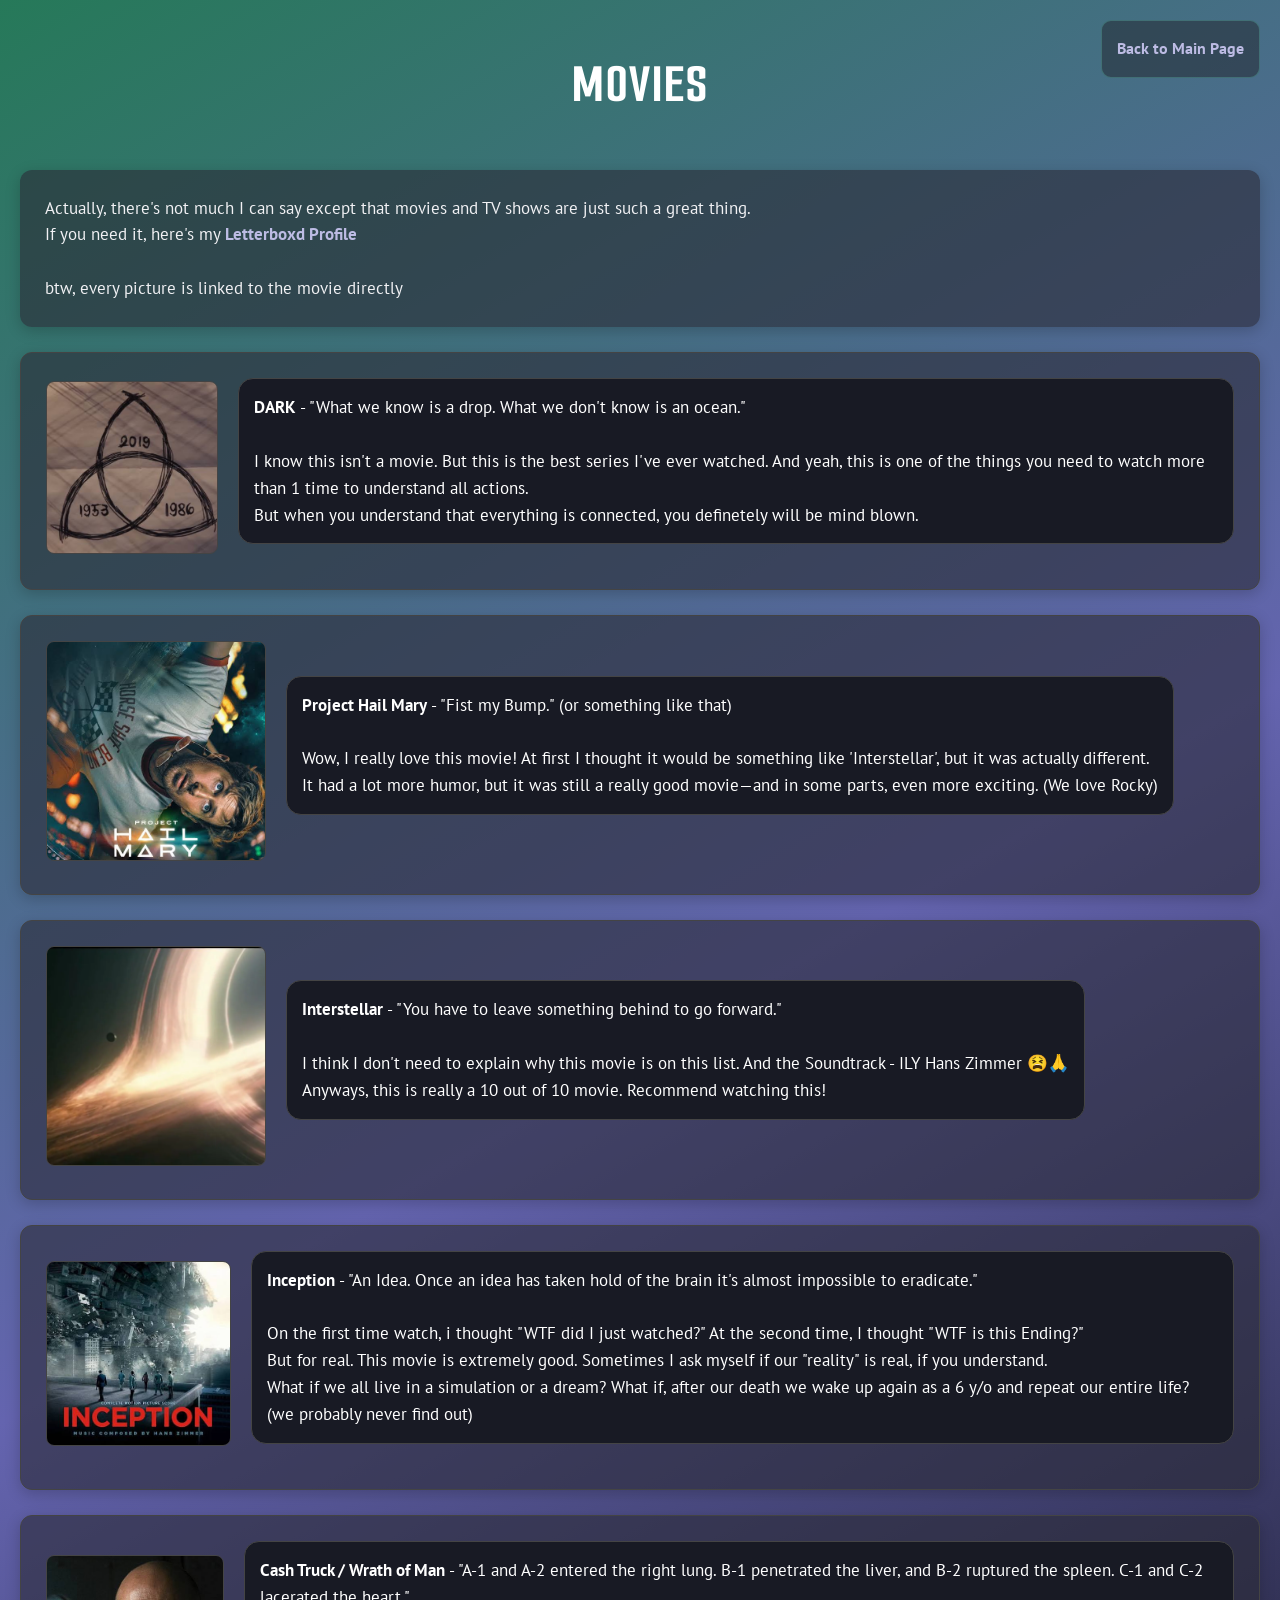
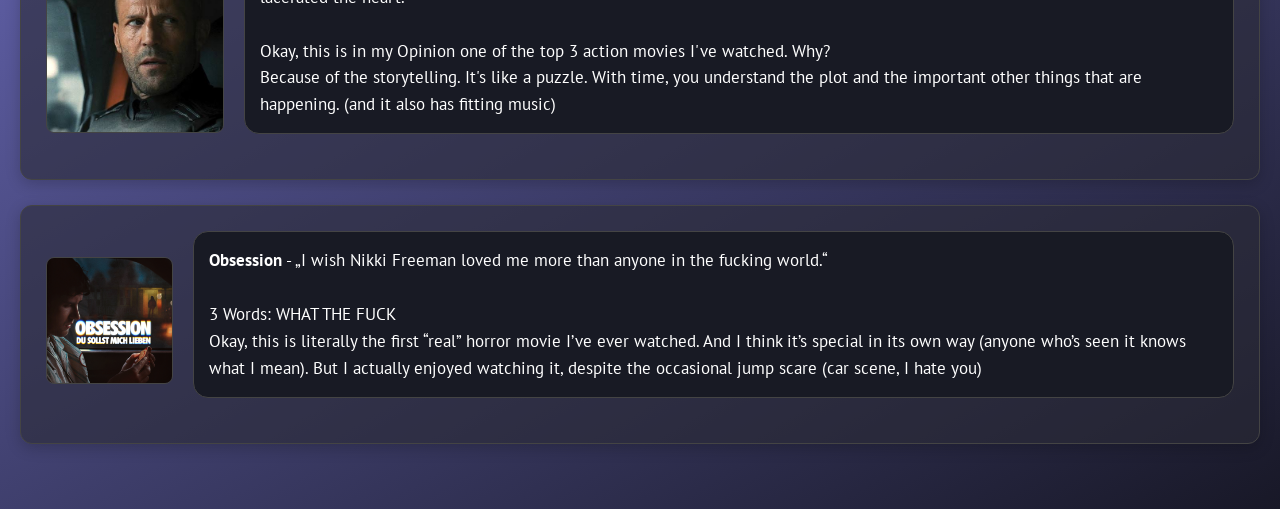
<file: movies.html>
<!DOCTYPE html>
<html>
  <head>
    <meta charset="UTF-8">
    <meta name="viewport" content="width=device-width, initial-scale=1.0">
    <link href="movies.css" rel="stylesheet" type="text/css" media="all">
    <link href="style.css" rel="stylesheet" type="text/css" media="all">

    <title>Movies</title>
  </head>

    <header>
    <h1>Movies</h1>
  </header>

  <body>

    <div class="BackToMainPage">
      <a href="index.html">Back to Main Page</a>
    </div>

    <section>
      <p class="sections">Actually, there's not much I can say except that movies and TV shows are just such a great thing. <br>
        If you need it, here's my <a href="https://letterboxd.com/schneller31/">Letterboxd Profile </a><br><br>
        btw, every picture is linked to the movie directly</p>
      
    </section>
    

    <div class="Box sections">
      <a href="https://www.netflix.com/de/title/80100172" target="_blank"> <img class="movie_picture" src="movies/dark.jpg" alt="Dark"> </a>
      <p class="Beschreibung"><strong>DARK</strong> - "What we know is a drop. What we don't know is an ocean."<br><br>
        I know this isn't a movie. But this is the best series I've ever watched. And yeah, this is one of the things you need to watch more than 1 time to understand all actions. <br>
        But when you understand that everything is connected, you definetely will be mind blown.</p>
    </div>

    <div class="Box sections">
      <a href="https://www.amazon.de/gp/video/detail/B0GHXTMRYN/ref=atv_dp_share_cu_r" target="_blank"> <img class="movie_picture" src="movies/project_hail_mary.jpg" alt="Project Hail Mary"> </a>
      <p class="Beschreibung"><strong>Project Hail Mary</strong> - "Fist my Bump." (or something like that) <br><br>
      Wow, I really love this movie! At first I thought it would be something like 'Interstellar', but it was actually different. <br>
      It had a lot more humor, but it was still a really good movie—and in some parts, even more exciting. (We love Rocky)</p>
    </div>    

    <div class="Box sections">
      <a href="https://www.amazon.de/gp/video/detail/B0B8M7XNY8/ref=atv_dp_share_cu_r" target="_blank"> <img class="movie_picture" src="movies/interstellar.webp" alt="Interstellar"> </a>
      <p class="Beschreibung"><strong>Interstellar</strong> - "You have to leave something behind to go forward." <br><br>
      I think I don't need to explain why this movie is on this list. And the Soundtrack - ILY Hans Zimmer 😫🙏 <br>
      Anyways, this is really a 10 out of 10 movie. Recommend watching this!</p>
    </div>
    
    <div class="Box sections">
      <a href="https://www.amazon.de/gp/video/detail/B0B8SV8Z38?ref_=atv_dp_share_cu_r" target="_blank"> <img class="movie_picture" src="movies/inception.jpg" alt="Inception"> </a>
      <p class="Beschreibung"><strong>Inception</strong> - "An Idea. Once an idea has taken hold of the brain it's almost impossible to eradicate." <br><br>
      On the first time watch, i thought "WTF did I just watched?" At the second time, I thought "WTF is this Ending?" <br>
      But for real. This movie is extremely good. Sometimes I ask myself if our "reality" is real, if you understand. <br>
      What if we all live in a simulation or a dream? What if, after our death we wake up again as a 6 y/o and repeat our entire life? (we probably never find out)</p>
    </div> 

    <div class="Box sections">
      <a href="https://www.amazon.de/gp/video/detail/B0GWYHG8R9?ref_=atv_dp_share_cu_r" target="_blank"> <img class="movie_picture" src="movies/cash_truck.jpg" alt="Cash Truck"> </a>
      <p class="Beschreibung"><strong>Cash Truck / Wrath of Man</strong> - "A-1 and A-2 entered the right lung. B-1 penetrated the liver, and B-2 ruptured the spleen. C-1 and C-2 lacerated the heart." <br><br>
      Okay, this is in my Opinion one of the top 3 action movies I've watched. Why? <br>
      Because of the storytelling. It's like a puzzle. With time, you understand the plot and the important other things that are happening. (and it also has fitting music)</p>
    </div>

    <div class="Box sections">
      <a href="https://www.primevideo.com/-/de/detail/0M1G8W35R6LZYZ25OYBKKX3PBF?ref_=atv_dp_share_cu_r" target="_blank"> <img class="movie_picture" src="movies/Obsession.jpg" alt="Obsession"> </a>
      <p class="Beschreibung"><strong>Obsession</strong> - „I wish Nikki Freeman loved me more than anyone in the fucking world.“ <br><br>
      3 Words: WHAT THE FUCK <br>
      Okay, this is literally the first “real” horror movie I’ve ever watched. And I think it’s special in its own way (anyone who’s seen it knows what I mean).
      But I actually enjoyed watching it, despite the occasional jump scare (car scene, I hate you)</p>
    </div>

    
  </body>
</html>
</file>
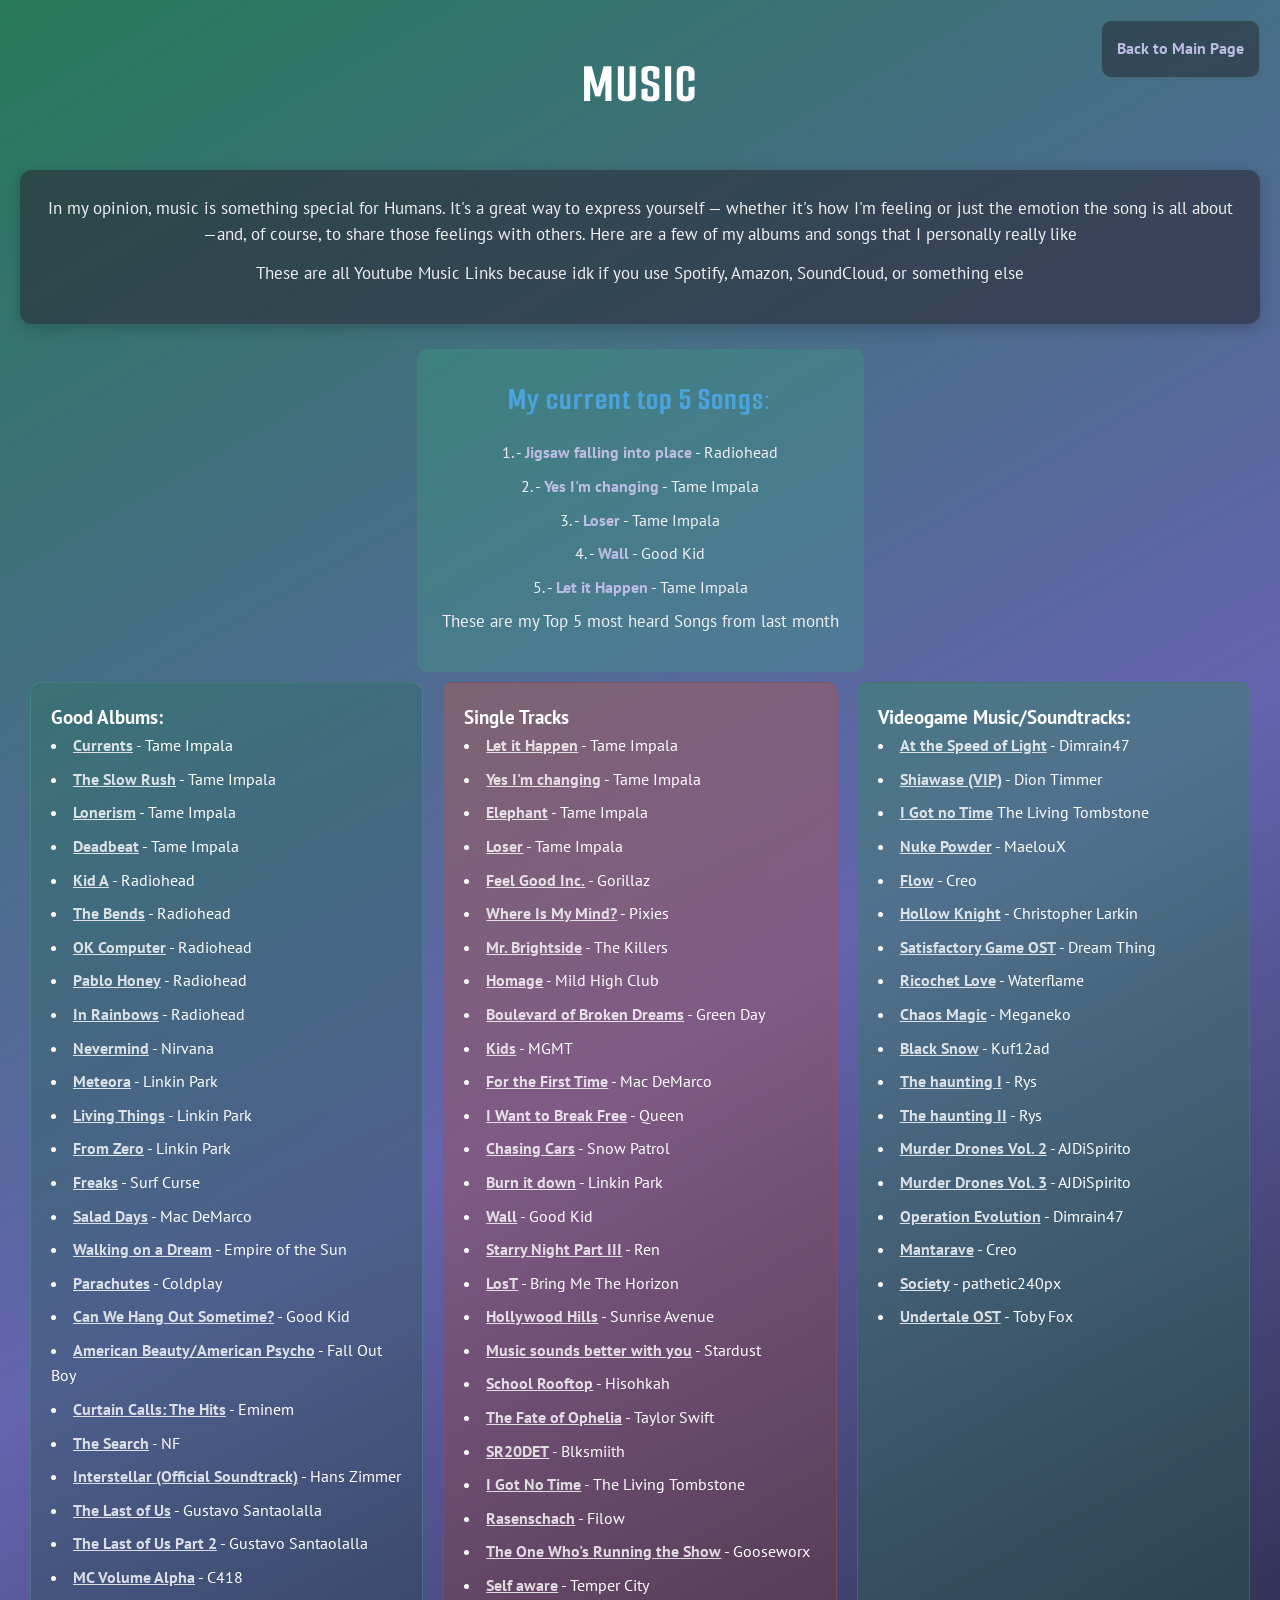
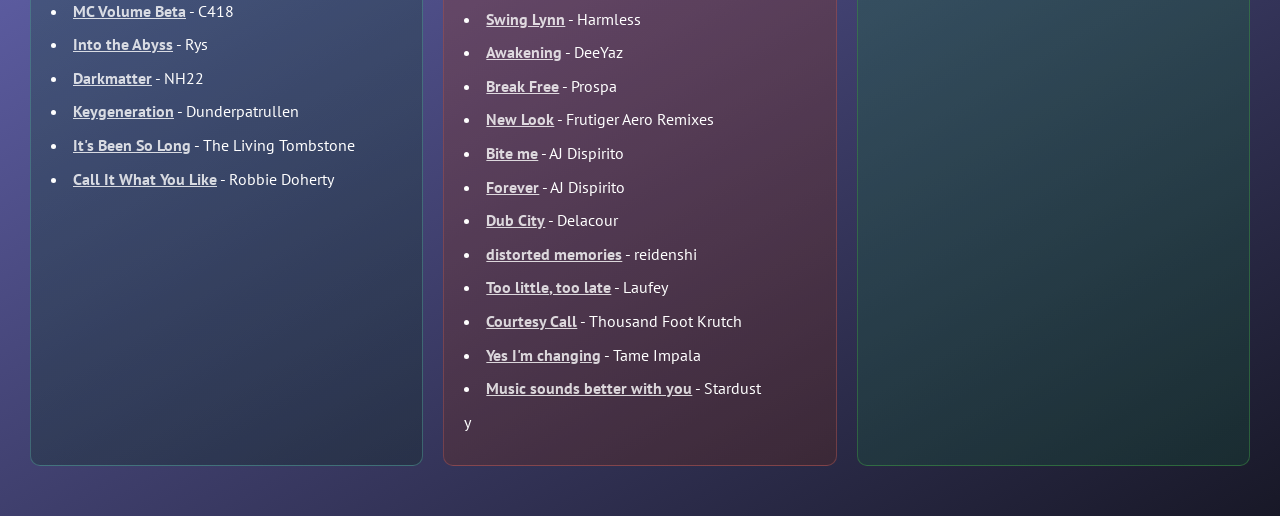
<file: music.html>
<!DOCTYPE html>
<html>
  <head>
    <meta charset="UTF-8">
    <meta name="viewport" content="width=device-width, initial-scale=1.0">
    <link rel="stylesheet" href="style.css" type="text/css" media="all">
    <link rel="stylesheet" href="music_boxes.css" type="text/css" media="all">
    
    <title>Music</title>
  </head>
  
  <body>
    <header>
      <h1 class="mittig-ueberschrift">Music</h1>
    </header>
       
    <div class="BackToMainPage">
      <a href="index.html">Back to Main Page</a>
    </div>


    <section class="sections">
      <p class="mittig-normal">In my opinion, music is something special for Humans. It's a great way to express yourself — whether it's how I'm feeling or just the emotion the song is all about—and, of course, to share those feelings with others. Here are a few of my albums and songs that I personally really like</p>
      <p class="mittig-normal">These are all Youtube Music Links because idk if you use Spotify, Amazon, SoundCloud, or something else </p>
    </section>

    <div class="music-fav-box">
      <h2>My current top 5 Songs:</h2>
      <ul class="top-five-box">
        <li>1. - <a href="https://music.youtube.com/watch?v=CvjRlYpXS5U&si=8KP_O2G8ff2nD3Cx" target="_blank">Jigsaw falling into place</a> - Radiohead
        <li>2. - <a href="https://music.youtube.com/watch?v=6XKQy9HM23c&si=8GEICXn6y6XA9km-" target="_blank">Yes I'm changing</a> - Tame Impala</li>
        <li>3. - <a href="https://music.youtube.com/watch?v=s3a4OQR-10M&si=D-JpkQDX4yHJPihc" target="_blank">Loser</a> - Tame Impala</li>
        <li>4. - <a href="https://music.youtube.com/watch?v=HG8WEN3SKVk&si=YI1U2lFPvyYdfu_U" target="_blank">Wall</a> - Good Kid</li>
        <li>5. - <a href="https://music.youtube.com/watch?v=NMRhx71bGo4&si=rnfAiZRnrXJJhjxB" target="_blank">Let it Happen</a> - Tame Impala</li>
        <p> These are my Top 5 most heard Songs from last month</p>
      </ul>
    </div>
    
    <!-- Auflistung - eig nur copy paste scheiße -->
    <div class="boxen-nebeneinander">
      <div class="box-one">
        <h3>Good Albums:</h3>
        <ul>
          <li> <a href="https://music.youtube.com/playlist?list=OLAK5uy_lYdwxvfKoDIiUba2_Dh1Pc-zOLLANCwKY" target="_blank">Currents</a> - Tame Impala</li>
          <li> <a href="https://music.youtube.com/playlist?list=OLAK5uy_l2MbqDspwtlOxYb2XcgPmL7xWdUNZ-3eM" target="_blank">The Slow Rush</a> - Tame Impala</li>
          <li> <a href="https://music.youtube.com/playlist?list=OLAK5uy_mVz0PDIARUnzKRcJeIkocIzVrGBEXBZtI&si=wg13jWBTFMJBg48g" target="_blank">Lonerism</a> - Tame Impala</li>
          <li> <a href="https://music.youtube.com/playlist?list=OLAK5uy_msYZvB4nIlIHiuHMxqrI71oIKbfHqoti4" target="_blank">Deadbeat</a> - Tame Impala</li>
          <li> <a href="https://music.youtube.com/playlist?list=OLAK5uy_lDotrFl8LXo4UMq_XeVB1areFI_b8Par8" target="_blank">Kid A</a> - Radiohead</li>
          <li> <a href="https://music.youtube.com/playlist?list=OLAK5uy_mjfZt29ZKuw9FnglSH4_LLqWBPIPicLjI" target="_blank">The Bends</a> - Radiohead</li>
          <li> <a href="https://music.youtube.com/playlist?list=OLAK5uy_nc6afxSnmK8OFML8dF9q_0D1MBMXsGnL4" target="_blank">OK Computer</a> - Radiohead</li>
          <li> <a href="https://music.youtube.com/playlist?list=OLAK5uy_lCl8VFn-xBO9PlDF2E0FXSjhaU0dLJP9I&si=YpstmYl2BRjLY2LW" target="_blank">Pablo Honey</a> - Radiohead</li>
          <li> <a href="https://music.youtube.com/playlist?list=OLAK5uy_m59x-hBFsC789l1_qWwFXwH3gjntwy_CA&si=_-ZfOOI_DqPG0yHW" target="_blank">In Rainbows</a> - Radiohead</li>
          <li> <a href="https://music.youtube.com/playlist?list=OLAK5uy_lYnxawfGdkGePjdFhIYaS6LjP-Md6UYf0&si=o99UAjXbzPsFNdQl" target="_blank">Nevermind</a> - Nirvana</li>
          <li> <a href="https://music.youtube.com/playlist?list=OLAK5uy_kOExsg4A5Wc7X3_DhtK4GB0YqdeFIIjhs&si=HBA4bYShcmnxAi1b" target="_blank">Meteora</a> - Linkin Park</li>
          <li> <a href="https://music.youtube.com/playlist?list=OLAK5uy_lfNmExJs6xV-8ApZL4zicCfFVzfv-w8cI" target="_blank">Living Things</a> - Linkin Park</li>
          <li> <a href="https://music.youtube.com/playlist?list=OLAK5uy_miCUHAHUPqc21dc-Vs7KTxbbqqzFCl68c" target="_blank">From Zero</a> - Linkin Park</li>
          <li> <a href="https://music.youtube.com/playlist?list=OLAK5uy_m-PMB1yDkb05PpMxUpPZOOlvjChHCwi5Y" target="_blank">Freaks</a> - Surf Curse</li>
          <li> <a href="https://music.youtube.com/playlist?list=OLAK5uy_m-gO_Tg8nscLdoNdXORCpV4gHstHJ9J04&si=8ogAJdXUeiUSgbUX" target="_blank">Salad Days</a> - Mac DeMarco</li>
          <li> <a href="https://music.youtube.com/playlist?list=OLAK5uy_nqDIJIzZjX4LTESPMgmo_qZVvEqnmg2ek" target="_blank">Walking on a Dream</a> - Empire of the Sun</li>
          <li> <a href="https://music.youtube.com/playlist?list=OLAK5uy_mO6LoBQmkXq6ZPyLQ6snqEs_IBlmbZAao&si=TphrtpA5MaA1Wp_8" target="_blank">Parachutes</a> - Coldplay</li>
          <li> <a href="https://music.youtube.com/playlist?list=OLAK5uy_mT8nQHApeY3-ma9_N_skt5FyoO5RTS_1k" target="_blank">Can We Hang Out Sometime?</a> - Good Kid</li>
          <li> <a href="https://music.youtube.com/playlist?list=OLAK5uy_mI_ni61v5xJGet3aQP1sXKIZnao28mx_0&si=J5Y-YAQ1G_RfQmDg">American Beauty/American Psycho</a> - Fall Out Boy</li>
          <li> <a href="https://music.youtube.com/playlist?list=OLAK5uy_lL6bP3tsOcU9Tu3zCG61my265UG4wH5wU&si=N4QMDmqRQIN7RSxq" target="_blank">Curtain Calls: The Hits</a> - Eminem</li>
          <li> <a href="https://music.youtube.com/playlist?list=OLAK5uy_nkiW8jxcMFfW-cMj1bIssQ72wMKbZl74w&si=QoTo7FLkNJAOf4fM" target="_blank">The Search</a> - NF</li>
          <li> <a href="https://music.youtube.com/playlist?list=OLAK5uy_ksMcoC36wmr-fyFQfcpM_TjVqo3pBA1H4&si=tVEqXDjtWn9FHL5U" target="_blank">Interstellar (Official Soundtrack)</a> - Hans Zimmer</li>
          <li> <a href="https://music.youtube.com/playlist?list=OLAK5uy_kyMghDo-VcuepOIbTbBETu6JT1iXvketY" target="_blank">The Last of Us</a> - Gustavo Santaolalla</li>
          <li> <a href="https://music.youtube.com/playlist?list=OLAK5uy_nhz-Usf2TimQpx1_4olzmp4V5xRWFl-2Q&si=0KPpbey4ALcL5o4g" target="_blank">The Last of Us Part 2</a> - Gustavo Santaolalla</li>
          <li> <a href="https://music.youtube.com/playlist?list=OLAK5uy_nhQ2EVQRbH-uWJbaesYXRQGZMzinN0qqg" target="_blank">MC Volume Alpha</a> - C418</li>
          <li> <a href="https://music.youtube.com/playlist?list=OLAK5uy_nnY0s7ogC6wEI85M_C9NrMLLv6lWOQxqY" target="_blank">MC Volume Beta</a> - C418</li>
          <li> <a href="https://music.youtube.com/playlist?list=OLAK5uy_muZFHTFqBpVfpdC-4ZGD7LRcCsKr4MCKk" target="_blank">Into the Abyss</a> - Rys</li>
          <li> <a href="https://music.youtube.com/playlist?list=OLAK5uy_lXycf1Iwly5lH178PBlOwWIAqziRWGh8Y&si=83ZWRMN6VqEOK1aV" target="_blank">Darkmatter</a> - NH22</li>
          <li> <a href="https://music.youtube.com/playlist?list=OLAK5uy_mpiRypIMYr47kx2UqMs_7hZ3FXYkZ7tXE&si=yxp7Rj9Z3Zekh4p8" target="_blank">Keygeneration</a> - Dunderpatrullen</li>
          <li> <a href="https://music.youtube.com/playlist?list=OLAK5uy_mCXR_YH1FEaHozEYlejIZLPbCO19FNZg8" target="_blank">It's Been So Long</a> - The Living Tombstone</li>
          <li> <a href="https://music.youtube.com/playlist?list=OLAK5uy_lNykfsi4XbpNeuxbtloi_hjFZOJLuzGHg&si=u1BjXxj9C2n4x60-" target="_blank">Call It What You Like</a> - Robbie Doherty</li>
          
        </ul>
      </div>

      <div class=" box-two">
        <h3>Single Tracks</h3>
        <ul>
					<li> <a href="https://music.youtube.com/watch?v=NMRhx71bGo4&si=rnfAiZRnrXJJhjxB" target="_blank">Let it Happen</a> - Tame Impala</li>
					<li> <a href="https://music.youtube.com/watch?v=6XKQy9HM23c&si=8GEICXn6y6XA9km-" target="_blank">Yes I'm changing</a> - Tame Impala</li>
					<li> <a href="https://music.youtube.com/watch?v=LnKUD_OztRE&si=INfzFl3iAsxwyV3F" target="_blank">Elephant</a> - Tame Impala</li>
          <li> <a href="https://music.youtube.com/watch?v=s3a4OQR-10M&si=D-JpkQDX4yHJPihc" target="_blank">Loser</a> - Tame Impala</li>
					<li> <a href="https://music.youtube.com/watch?v=HyHNuVaZJ-k&si=_uX1Icilz_mxY_Bl" target="_blank">Feel Good Inc.</a> - Gorillaz</li>
					<li> <a href="https://music.youtube.com/watch?v=49FB9hhoO6c&si=9iq5ZRXh9Bmx8ErM" target="_blank">Where Is My Mind?</a> - Pixies</li>
					<li> <a href="https://music.youtube.com/watch?v=m2zUrruKjDQ&si=hMN3fdggOLVQZbRF" target="_blank">Mr. Brightside</a> - The Killers</li>
					<li> <a href="https://music.youtube.com/watch?v=4u7kNELI76A&si=ZmbCC_PkjpgHM-b7" target="_blank">Homage</a> - Mild High Club</li>
					<li> <a href="https://music.youtube.com/watch?v=Soa3gO7tL-c&si=ioCHw0kqcIiK5zo_" target="_blank">Boulevard of Broken Dreams</a> - Green Day</li>
					<li> <a href="https://music.youtube.com/watch?v=VHb_XIql_gU&si=_SDucwwfGzTFQG-P" target="_blank">Kids</a> - MGMT</li>
					<li> <a href="https://music.youtube.com/watch?v=463ychC4qIM&si=Ow5oIQjtNiglbnJR" target="_blank">For the First Time</a> - Mac DeMarco</li>
					<li> <a href="https://music.youtube.com/watch?v=f4Mc-NYPHaQ&si=Yu7UAK1IXBX0MxSj" target="_blank">I Want to Break Free</a> - Queen</li>
					<li> <a href="https://music.youtube.com/watch?v=GemKqzILV4w&si=EuBmxXGHOCPC98Qr" target="_blank">Chasing Cars</a> - Snow Patrol</li>
					<li> <a href="https://music.youtube.com/watch?v=dxytyRy-O1k&si=rblZWc74GXBRgsXC" target="_blank">Burn it down</a> - Linkin Park</li>
					<li> <a href="https://music.youtube.com/watch?v=HG8WEN3SKVk&si=YI1U2lFPvyYdfu_U" target="_blank">Wall</a> - Good Kid</li>
					<li> <a href="https://music.youtube.com/watch?v=XG1PEvsATKM&si=3TZzhYUDYaD0GJoL" target="_blank">Starry Night Part III</a> - Ren</li>
					<li> <a href="https://music.youtube.com/watch?v=xv-70a6yXfM&si=tdQdhYca4SOMSptF" target="_blank">LosT</a> - Bring Me The Horizon</li>
					<li> <a href="https://music.youtube.com/watch?v=1WiKUP2CExI&si=wQcTpfVxYGjtaeHH" target="_blank">Hollywood Hills</a> - Sunrise Avenue</li>
					<li> <a href="https://music.youtube.com/watch?v=HyHNuVaZJ-k&si=_uX1Icilz_mxY_Bl" target="_blank">Music sounds better with you</a> - Stardust</li>
					<li> <a href="https://music.youtube.com/watch?v=C7XIqZUDwEc&si=KyYvg-7W6FFHewrt" target="_blank">School Rooftop</a> - Hisohkah</li>
					<li> <a href="https://music.youtube.com/watch?v=ko70cExuzZM&si=PlygTwLJGEp2DHT8" target="_blank">The Fate of Ophelia</a> - Taylor Swift</li>
					<li> <a href="https://music.youtube.com/watch?v=wk53MLj4-uU&si=cPBUyw1qEcW4WYyL" target="_blank">SR20DET</a> - Blksmiith</li>
					<li> <a href="https://music.youtube.com/watch?v=YREhVveHq9k&si=aVUgLZTs0e9qWWXf" target="_blank">I Got No Time</a> - The Living Tombstone</li>
					<li> <a href="https://music.youtube.com/watch?v=uihkiu9uP4c&si=Vr7SngloGqztJJ-y" target="_blank">Rasenschach</a> - Filow</li>
					<li> <a href="https://music.youtube.com/watch?v=0cBHeagy-S4&si=IaWVOdyLArEw-D0H" target="_blank">The One Who's Running the Show</a> - Gooseworx</li>
					<li> <a href="https://music.youtube.com/watch?v=R-hYM3BqTbA&si=BCRIEydmCMCDjlU_" target="_blank">Self aware</a> - Temper City</li>
					<li> <a href="https://music.youtube.com/watch?v=D7DVSZ_poHk&si=PZWS-wYW2gkwNlE9" target="_blank">Swing Lynn</a> - Harmless</li>
					<li> <a href="https://music.youtube.com/watch?v=ovBoOJg7K5g&si=aKokIUVHqR3d6oMK" target="_blank">Awakening</a> - DeeYaz</li>
					<li> <a href="https://music.youtube.com/watch?v=flZqhB8nbh0&si=-dKAebjrpO0wNac1" target="_blank">Break Free</a> - Prospa</li>
					<li> <a href="https://music.youtube.com/watch?v=P15Ldd_lSEM&si=N2oAAtpEDUIqZKrZ" target="_blank">New Look</a> - Frutiger Aero Remixes</li>
					<li> <a href="https://music.youtube.com/watch?v=D7_2_j6-VfQ&si=ExVD_-2l4UgN5w1e" target="_blank">Bite me</a> - AJ Dispirito</li>
					<li> <a href="https://music.youtube.com/watch?v=-gukSb9skq8&si=vnkZ28XxU6OuR5_J" target="_blank">Forever</a> - AJ Dispirito</li>
					<li> <a href="https://music.youtube.com/watch?v=Y3Qu5Y4TO9I&si=Cjw9WeILsNNLHme6" target="_blank">Dub City</a> - Delacour</li>
					<li> <a href="https://music.youtube.com/watch?v=gSwi1Tk1gV8&si=Z-BTndugtYgqw3uZ" target="_blank">distorted memories</a> - reidenshi</li>
					<li> <a href="https://music.youtube.com/watch?v=xO_12-FBrMk&si=cBjJZucIrg3BAKHT" target="_blank">Too little, too late</a> - Laufey</li>
					<li> <a href="https://music.youtube.com/watch?v=V0yL4MODEcQ&si=koKed0HymmnLDOMK" target="_blank">Courtesy Call</a> - Thousand Foot Krutch</li>
					<li> <a href="https://music.youtube.com/watch?v=6XKQy9HM23c&si=8GEICXn6y6XA9km-" target="_blank">Yes I'm changing</a> - Tame Impala</li>
					<li> <a href="https://music.youtube.com/watch?v=HyHNuVaZJ-k&si=_uX1Icilz_mxY_Bl" target="_blank">Music sounds better with you</a> - Stardust</li>y
        </ul>
      </div>
      
      <div class=" box-three">
        <h3>Videogame Music/Soundtracks:</h3>
        <ul>
          <li> <a href="https://music.youtube.com/watch?v=bkp7breersc&si=PtwZAPgcQhzIw5w5" target="_blank">At the Speed of Light</a> - Dimrain47</li>
          <li> <a href="https://music.youtube.com/watch?v=suisIF4hwyw&si=zYDo75UsMro3AfJz" target="_blank">Shiawase (VIP)</a> - Dion Timmer</li>
          <li> <a href="https://music.youtube.com/watch?v=YREhVveHq9k&si=_H0KTfl9Ip5ZzDjn" target="_blank">I Got no Time</a> The Living Tombstone</li>
          <li> <a href="https://music.youtube.com/watch?v=F44f57YzC9M&si=xgLJewIB5xz5pxl3" target="_blank">Nuke Powder</a> - MaelouX</li>
          <li> <a href="https://music.youtube.com/watch?v=MM87r7GjzW8" target="_blank">Flow</a> - Creo</li>
          <li> <a href="https://music.youtube.com/playlist?list=OLAK5uy_mXhU9Qga5Zg6sH93Wq2LHS4LVQzDEnSe4" target="_blank">Hollow Knight</a> - Christopher Larkin</li>
          <li> <a href="https://music.youtube.com/playlist?list=OLAK5uy_kzfSD_7uAuWMP6GYqoEc0ZTLka136drmE" target="_blank">Satisfactory Game OST</a> - Dream Thing</li>
          <li> <a href="https://music.youtube.com/watch?v=Cll6PIVU2m4&si=eMGeKcOlNtcjtnco" target="_blank">Ricochet Love</a> - Waterflame</li>
          <li> <a href="https://music.youtube.com/playlist?list=OLAK5uy_kb8Cf3xPGH8PzWPAOWFmKY71lvxZG29Hk" target="_blank">Chaos Magic</a> - Meganeko</li>
          <li> <a href="https://music.youtube.com/watch?v=bau6VAlxmv8&si=y2l5OijWdDXXaS7o" target="_blank">Black Snow</a> - Kuf12ad</li>
          <li> <a href="https://music.youtube.com/playlist?list=OLAK5uy_n9OZXEwdkp-DVCLJw9Quod-lJQ4Q63h0s&si=xVtmyv9DKqBt28hb" target="_blank">The haunting I</a> - Rys</li>
          <li> <a href="https://music.youtube.com/playlist?list=OLAK5uy_k9lmz-dg4SWkRpGFyAmHhLZbz1aokUGrA&si=sea_UeCYIVoL2FKN" target="_blank">The haunting II</a> - Rys</li>
          <li> <a href="https://music.youtube.com/playlist?list=OLAK5uy_k1ZisWdAxbsQxZXISuKOgoLpA3IHOsOqs&si=649Ym0Wcxl0NPi_y" target="_blank">Murder Drones Vol. 2</a> - AJDiSpirito</li>
          <li> <a href="https://music.youtube.com/playlist?list=OLAK5uy_kIrWgBEyIzs_kgB5n2hj4WyeWqUlYB1A4&si=pZRuzr4Y9HPIfxIb" target="_blank">Murder Drones Vol. 3</a> - AJDiSpirito</li>
          <li> <a href="https://music.youtube.com/watch?v=RLNN5SIJeUc&si=WGUGxRHxejR9Kl7G" target="_blank">Operation Evolution</a> - Dimrain47</li>
          <li> <a href="https://music.youtube.com/watch?v=I4zsmG7uQgk&si=1ldziu_U8KwBaciz" target="_blank">Mantarave</a> - Creo</li>
          <li> <a href="https://music.youtube.com/watch?v=0lD-aNuvDhA&si=QblhAtP2Gy5CV46C" target="_blank">Society</a> - pathetic240px</li>
          <li> <a href="https://music.youtube.com/playlist?list=OLAK5uy_ljXkQlhVlWyV7BxSxMMzgOLbzYS_-JPt4" target="_blank"> Undertale OST</a> - Toby Fox</li>
        </ul>
      </div>
    </div>
    
  </body> 
</html>
</file>
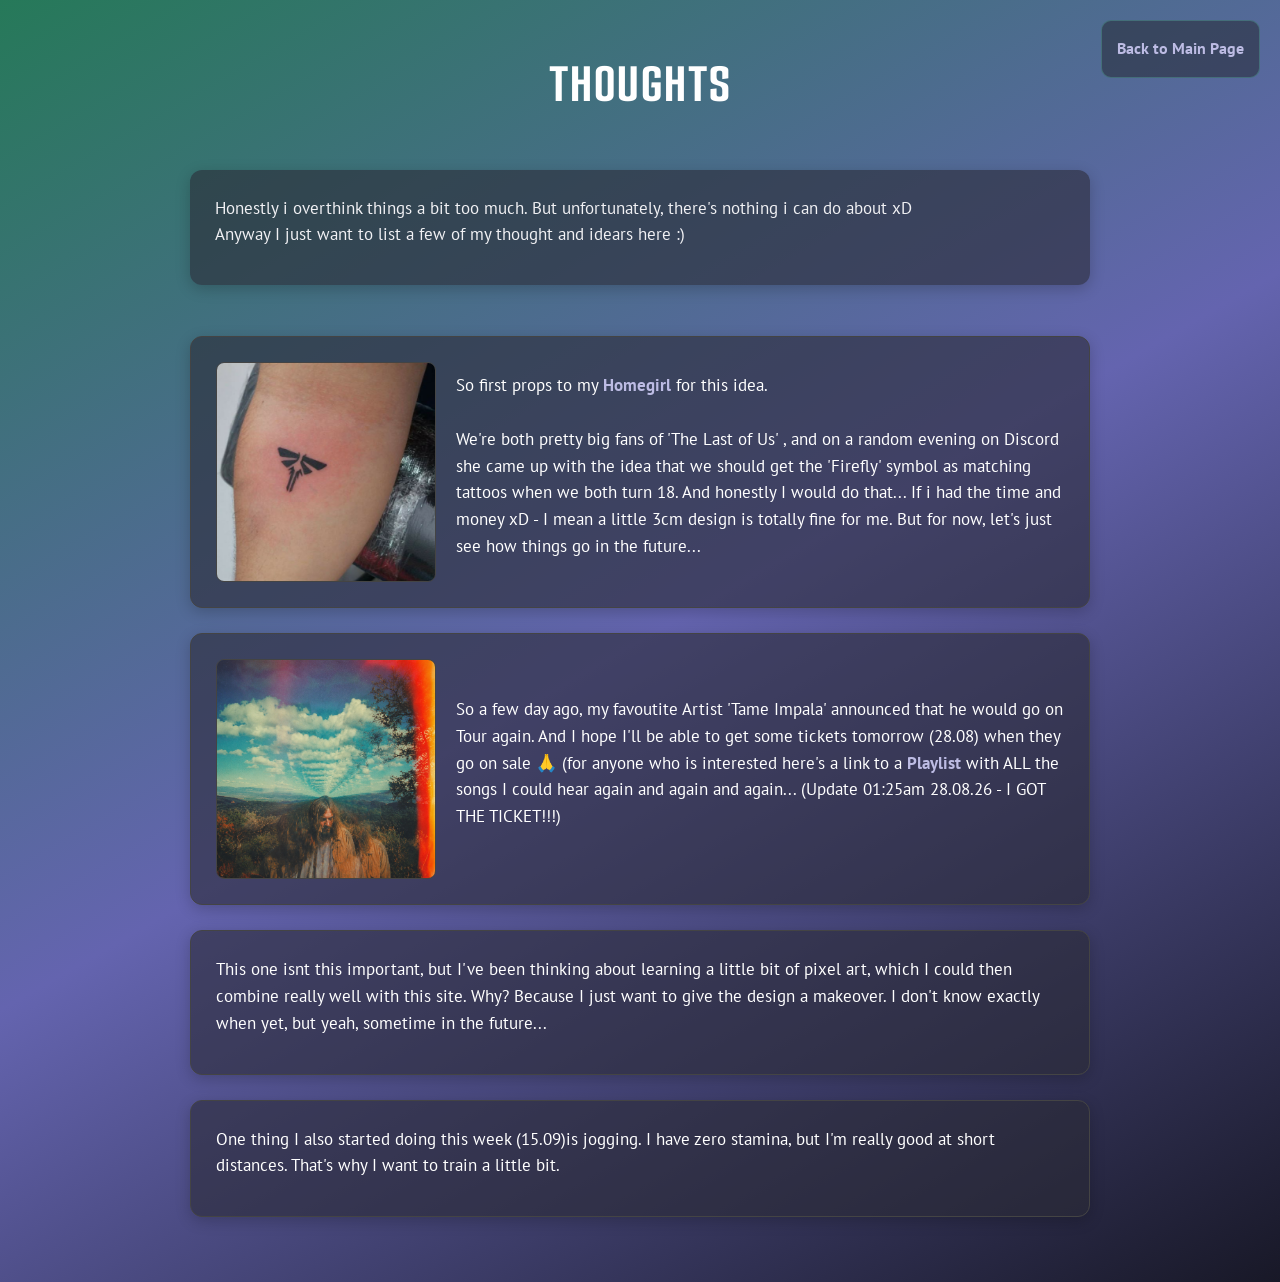
<file: thoughts.html>
<!DOCTYPE html>
<html>
  <head>
    <meta charset="UTF-8">
    <meta name="viewport" content="width=device-width, initial-scale=1.0">
    <link href="videogames.css" rel="stylesheet" type="text/css" media="all">
    <link href="style.css" rel="stylesheet" type="text/css" media="all">

    
     <title>Videogames</title>
  </head>

    <header>
    <h1>Thoughts</h1>
  </header>

  <body>

    <div class="BackToMainPage">
      <a href="index.html">Back to Main Page</a>
    </div>

    <div class="begrenzung">
        <section class="sections">
          <p>Honestly i overthink things a bit too much. But unfortunately, there's nothing i can do about xD <br>
          Anyway I just want to list a few of my thought and idears here :) </p>
        </section>
        
        <br>
        <section class="Box sections">
          <img class="picture" src="thoughts/TLOU-Firefly.jpg" alt="Tattoo">
          <p> So first props to my <a href="https://vm.tiktok.com/ZGdxWXxu6">Homegirl</a> for this idea. <br> <br>
          We're both pretty big fans of 'The Last of Us' , and on a random evening on Discord she came up with the idea that we should get the 'Firefly' symbol as matching tattoos when we both turn 18.
          And honestly I would do that... If i had the time and money xD - I mean a little 3cm design is totally fine for me. But for now, let's just see how things go in the future...</p>
        </section>

        <section class="Box sections">
          <img class="picture" src="thoughts/Tame-Impala.png">
          <p>So a few day ago, my favoutite Artist 'Tame Impala' announced that he would go on Tour again. And I hope I'll be able to get some tickets tomorrow (28.08) when they go on sale 🙏
          (for anyone who is interested here's a link to a <a href="https://music.amazon.de/user-playlists/41b9045f57d34089bea42db3a64c5a81dede?ref=dm_sh_b1y1OolzXyvGryGgTFI2vQQNp">Playlist</a> with ALL the songs I could hear again and again and again... (Update 01:25am 28.08.26 - I GOT THE TICKET!!!)</p>
        </section>

        <section class="Box sections">
          <p>This one isnt this important, but I've been thinking about learning a little bit of pixel art, which I could then combine really well with this site. Why? Because I just want to give the design a makeover.
          I don't know exactly when yet, but yeah, sometime in the future...</p>
        </section>

        <section class="Box sections">
          <p>One thing I also started doing this week (15.09)is jogging. I have zero stamina, but I'm really good at short distances. That's why I want to train a little bit.</p>
        </section>

    </div>


  </body>
</html>
</file>
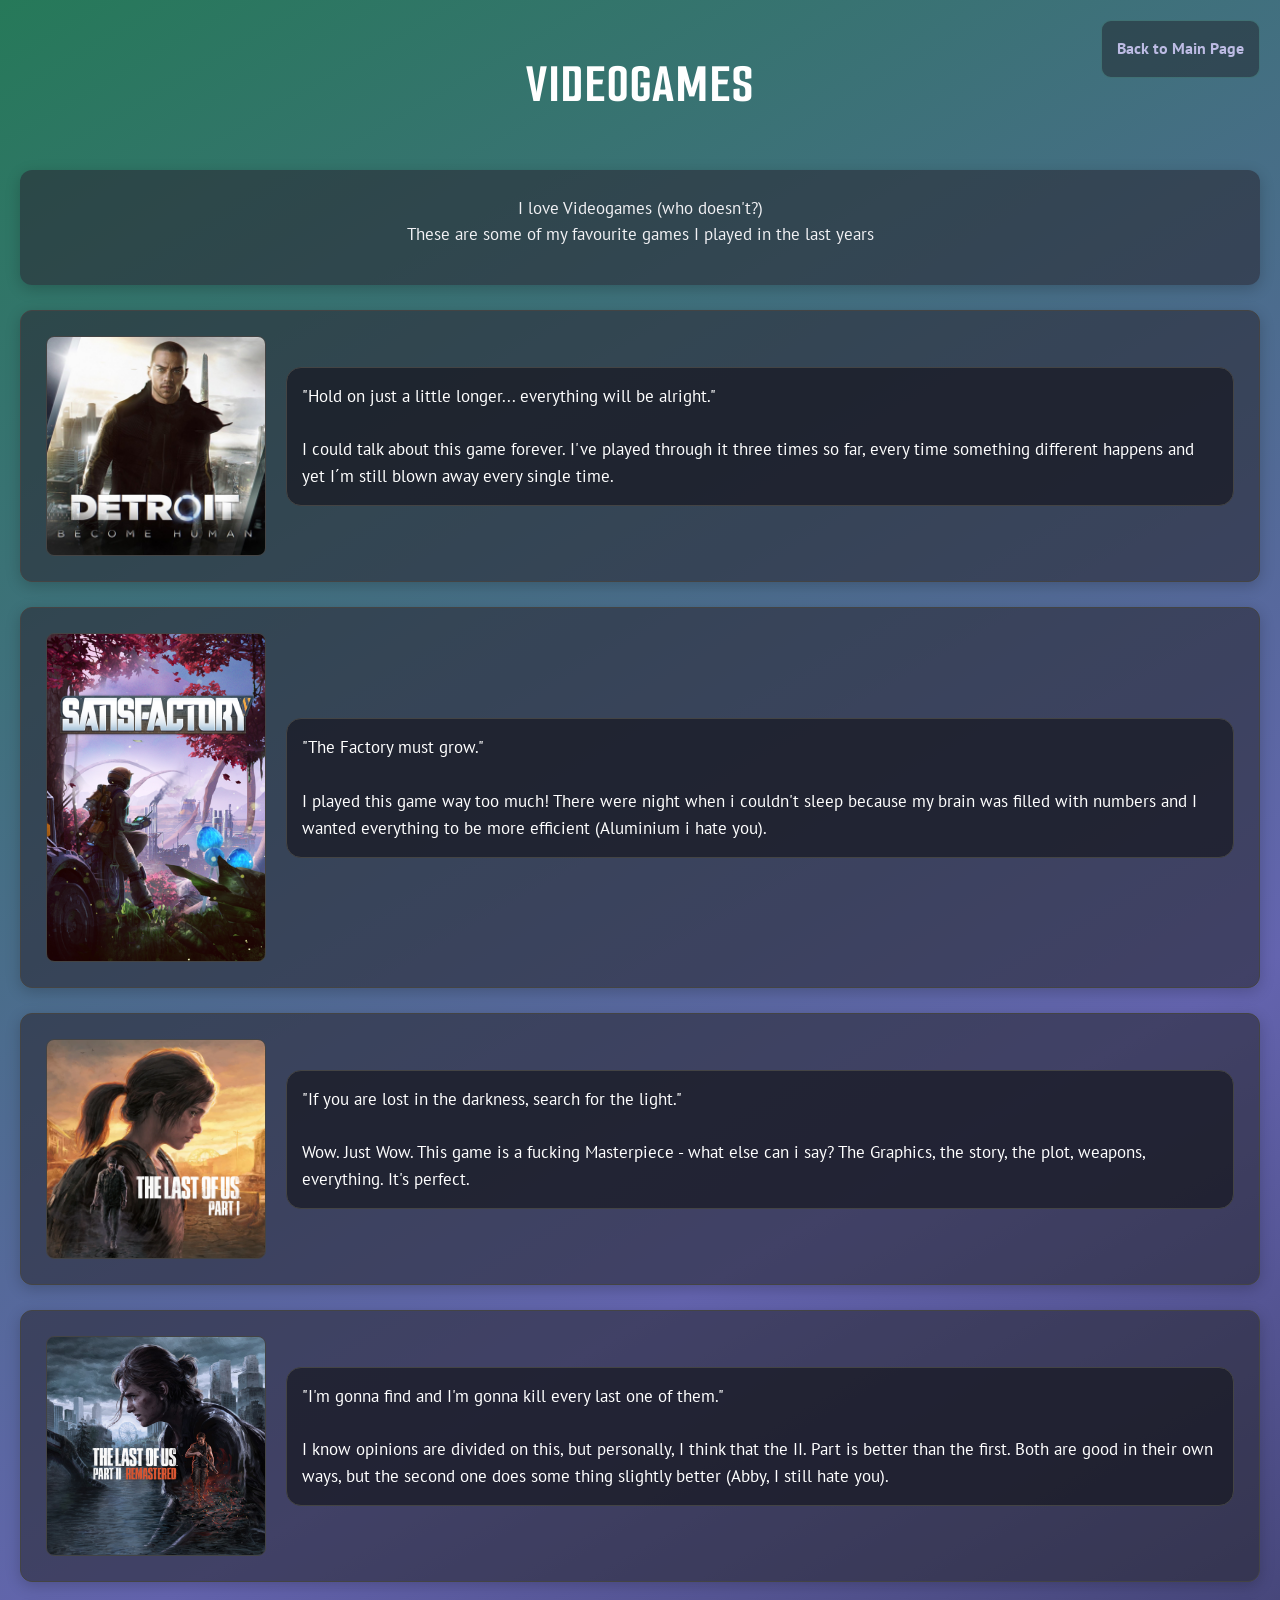
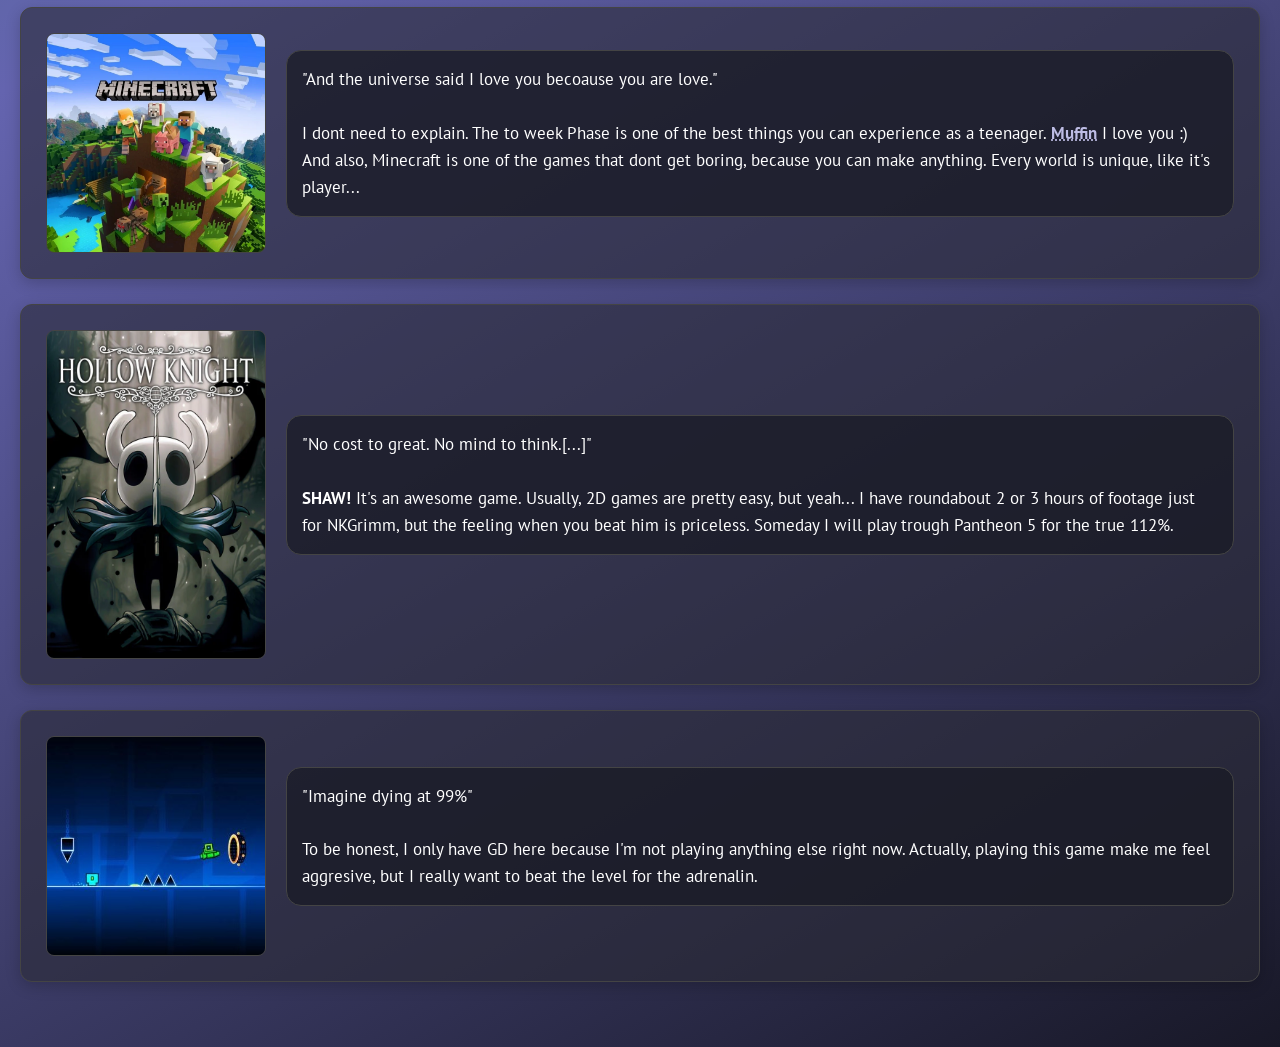
<file: videogames.html>
<!DOCTYPE html>
<html>
  <head>
    <meta charset="UTF-8">
    <meta name="viewport" content="width=device-width, initial-scale=1.0">
    <link href="videogames.css" rel="stylesheet" type="text/css" media="all">
    <link href="style.css" rel="stylesheet" type="text/css" media="all">

    
     <title>Videogames</title>
  </head>

  <header>
    <h1>Videogames</h1>
  </header>

  <div class="BackToMainPage">
    <a href="index.html">Back to Main Page</a>
  </div>


  <section class="sections">
    <p class="mittig-normal">I love Videogames (who doesn't?) <br> These are some of my favourite games I played in the last years</p>
  </section>  


  <div class="Box sections">
    <img class="picture" src="videogame_pictures/DBH.jpg" alt="Detroid Become Human">
    <p class="Beschreibung">"Hold on just a little longer... everything will be alright." <br><br>
      I could talk about this game forever. I've played through it three times so far, every time something different happens and yet I´m still blown away every single time. 
    </p>
  </div>

  <div class="Box sections">
    <img class="hollowKnight" src="videogame_pictures/Satisfactory.png" alt="Satisfactory">
    <p class="Beschreibung">"The Factory must grow." <br><br>
      I played this game way too much! There were night when i couldn't sleep because my brain was filled with numbers and I wanted everything to be more efficient (Aluminium i hate you).</p>
  </div>

  <div class="Box sections">
    <img class="picture" src="videogame_pictures/TLoU1.webp" alt="The Last of US I">
    <p class="Beschreibung">"If you are lost in the darkness, search for the light." <br><br>
      Wow. Just Wow. This game is a fucking Masterpiece - what else can i say? The Graphics, the story, the plot, weapons, everything. It's perfect.</p>
  </div>

  <div class="Box sections">
    <img class="picture" src="videogame_pictures/TLoU2.jpg" alt="The Last of US II">
    <p class="Beschreibung">"I'm gonna find and I'm gonna kill every last one of them." <br><br>
      I know opinions are divided on this, but personally, I think that the II. Part is better than the first. Both are good in their own ways, but the second one does some thing slightly better (Abby, I still hate you).</p>
  </div>

  <div class="Box sections">
    <img class="picture" src="videogame_pictures/Minecraft.webp" alt="Minecraft">
    <p class="Beschreibung">"And the universe said I love you becoause you are love." <br><br>
      I dont need to explain. The to week Phase is one of the best things you can experience as a teenager. <a href="https://muffin009.neocities.org"> <abbr title="My homeless Buddy">Muffin</abbr></a> I love you :)<br>
      And also, Minecraft is one of the games that dont get boring, because you can make anything. Every world is unique, like it's player...</p>
  </div>

  <div class="Box sections">
    <img class="hollowKnight" src="videogame_pictures/Hollow_Knight.webp" alt="Hollow Knight">
    <p class="Beschreibung">"No cost to great. No mind to think.[...]"<br><br>
      <strong>SHAW!</strong> It's an awesome game. Usually, 2D games are pretty easy, but yeah... I have roundabout 2 or 3 hours of footage just for NKGrimm, but the feeling when you beat him is priceless. Someday I will play trough Pantheon 5 for the true 112%.</p>
  </div>

  <div class="Box sections">
    <img class="picture" src="videogame_pictures/Geometry_Dash.jpg" alt="Geometry Dash">
    <p class="Beschreibung">"Imagine dying at 99%"<br><br>
      To be honest, I only have GD here because I'm not playing anything else right now. Actually, playing this game make me feel aggresive, but I really want to beat the level for the adrenalin.</p>
  </div>
</html>
</file>
<file: movies.css>
@import url('https://fonts.googleapis.com/css2?family=PT+Sans:ital,wght@0,400;0,700;1,400;1,700&display=swap');
@import url('https://fonts.googleapis.com/css2?family=Smooch+Sans:wght@100..900&display=swap');

.Box {
  display: flex;
  align-items: center;
  gap: 20px;

  background: #222f36;
  border: 1px solid #444;
  border-radius: 15px;

  padding: 15px;
  margin-bottom: 20px;

  color: #ffffff;
}


@media (max-width: 600px) {
  .Box {
    flex-direction: column;
    text-align: center;
  }
}

.Box img {
  border-radius: 8px;
  object-fit: cover;
}

.Beschreibung {
  background: #181a24;
  border: 1px solid #444;
  border-radius: 15px;

  padding: 15px;
  margin-bottom: 20px;

  color: #ffffff;
}

.movie_picture {
  width: 100%;
  max-width: 220px;
  height: auto; 
  aspect-ratio: 1 / 1;
  border: 1px solid #444;
}
</file>
<file: style.css>
@import url('https://fonts.googleapis.com/css2?family=PT+Sans:ital,wght@0,400;0,700;1,400;1,700&display=swap');
@import url('https://fonts.googleapis.com/css2?family=Smooch+Sans:wght@100..900&display=swap');

.mittig-normal {
  text-align: center;
}

.BackToMainPage {
  position: fixed;
  top: 20px;
  right: 20px;
  
  background: rgba(33, 34, 43, 0.5);
  color: white;
  padding: 15px;
  border: 1px solid rgba(81, 151, 148, 0.5);
  border-radius: 10px;
  padding: 15px;
  
  
  z-index: 1000;
}



* {
  box-sizing: border-box;
  margin: 0;
  padding: 0;
}

body {
  background: linear-gradient(150deg, #267959, #6464af, #181827);
  color: #f1f1f4;
  font-family: "PT Sans", sans-serif; 
  font-weight: 400;
  line-height: 1.6;
  padding: 40px 20px;
}

.begrenzung {
  max-width: 900px;
  margin: 0 auto;
}

header {
  text-align: center;
  margin-bottom: 40px;
}
h1 {
  font-family: "Smooch Sans", sans-serif;
  font-size: 3.5rem;
  letter-spacing: 2px;
  color: #ffffff;
  text-transform: uppercase;
}
h2 {
  font-family: "Smooch Sans", sans-serif;
  font-size: 2rem;
  color: #4ba3dd;
  margin-bottom: 15px;
  letter-spacing: 1px;
}

.sections {
  background-color: rgba(42, 43, 54, 0.6); 
  border-radius: 12px;
  padding: 25px;
  margin-bottom: 25px;
  box-shadow: 0 4px 15px rgba(0, 0, 0, 0.2);
}

p {
  margin-bottom: 12px;
  font-size: 1.05rem;
}

ul {
  list-style-position: inside;
  margin-bottom: 10px;
}

li {
  margin-bottom: 8px;
}

a {
  color: #bdbce4; 
  text-decoration: none;
  font-weight: 700;
  transition: color 0.2s ease;
}
a:hover {
  color: #ff92df;
  text-decoration: underline;
}


/*Für die Verlinkungen auf der Index seite*/
.social-links {
  background: rgba(33, 34, 43, 0.5);
  border-radius: 15px;
  padding: 15px;
  margin-top: 40px;
  margin-bottom: 20px;
  list-style-type: none;
  display: flex;
  flex-wrap: nowrap;
  justify-content: center; 
  gap: 30px;
  align-items: center;
}

.social-links li {
  flex: 0 1 20%;
  max-width: 100px; 
  min-width: 50px;
}

.social-links img {
  width: 100%;
  height: auto;
  display: block;
  border-radius: 25px;
  transition: transform 0.5s ease;
}

.social-links img:hover {
  transform: scale(1.15);
  filter: drop-shadow(0px 5px 15px rgba(0,0,0,0.2)); 
}

.smoll {
  font-size: small;
}

@media (max-width: 768px) {
  .social-links {
    gap: 20px;
  }
  .social-links li {
    max-width: 80px;
  }
}

@media (max-width: 480px) {
  .social-links {
    gap: 15px;
  }
  .social-links li {
    max-width: 60px;
  }
}
</file>
<file: music_boxes.css>
@import url('https://fonts.googleapis.com/css2?family=PT+Sans:ital,wght@0,400;0,700;1,400;1,700&display=swap');

  .music-fav-box {
  margin-left: auto;
  margin-right: auto;
  width: fit-content;
  max-width: 600px;
  background-color: rgba(54, 190, 124, 0.2);
  padding: 25px;
  border-radius: 10px;
  text-align: center; 
}
.music-fav-box ul {
  list-style-type: none; 
  padding: 0;
  margin: 0;
}
.music-fav-box li {
  margin-bottom: 8px;
}

.box-one {
  background: linear-gradient(160deg, rgba(38, 121, 89, 0.3), rgba(12, 41, 30, 0.3));
  border: 1px solid rgba(81, 151, 148, 0.5);
}
.box-two { 
  background: linear-gradient(160deg, rgba(231, 83, 46, 0.3), rgba(102, 41, 25, 0.3));
  border: 1px solid rgba(161, 83, 83, 0.5);
}
.box-three {
  background: linear-gradient(160deg, rgba(38, 156, 68, 0.3), rgba(22, 83, 58, 0.3));
  border: 1px solid rgba(61, 143, 68, 0.5);
}

.boxen-nebeneinander {
  display: flex;
  flex-direction: row;
  flex-wrap: nowrap;
  gap: 20px;
  font-family: 'PT Sans', sans-serif;
  padding: 10px;
}

.box-one, .box-two, .box-three {
  flex: 1;
  padding: 20px;
  border-radius: 10px;
  color: #ffffff;
}

.boxen-nebeneinander a {
  color: #ffffff;
  text-decoration: underline;
  opacity: 0.8;
}
.boxen-nebeneinander a:hover { /* Damit links leuchten wenn man drüber hovert */
  opacity: 1;
  color: #5695e7;
}

@media (max-width: 800px) { /* Anpassung an Screen-Größe */
  .boxen-nebeneinander {
    flex-direction: column;
  }
}
</file>
<file: videogames.css>
@import url('https://fonts.googleapis.com/css2?family=PT+Sans:ital,wght@0,400;0,700;1,400;1,700&display=swap');
@import url('https://fonts.googleapis.com/css2?family=Smooch+Sans:wght@100..900&display=swap');

.Box {
  display: flex;
  align-items: center;
  gap: 20px;

  background: #222f36;
  border: 1px solid #444;
  border-radius: 15px;

  padding: 15px;
  margin-bottom: 20px;

  color: #ffffff;
}


@media (max-width: 600px) {
  .Box {
    flex-direction: column;
    text-align: center;
  }
}

.Box img {
  border-radius: 8px;
  object-fit: cover;
}

.Beschreibung {
  background: rgba(24, 26, 36, 0.75);
  border: 0.5px solid #444;
  border-radius: 15px;

  padding: 15px;
  margin-bottom: 20px;

  color: #ffffff;
}


.picture {
  width: 100%;
  max-width: 220px;
  height: auto; 
  aspect-ratio: 1 / 1;
  border: 1px solid #444;
}

.hollowKnight {
  width: 100%;
  max-width: 220px;
  height: auto !important; 
  border: 1px solid #444;
}
</file>
